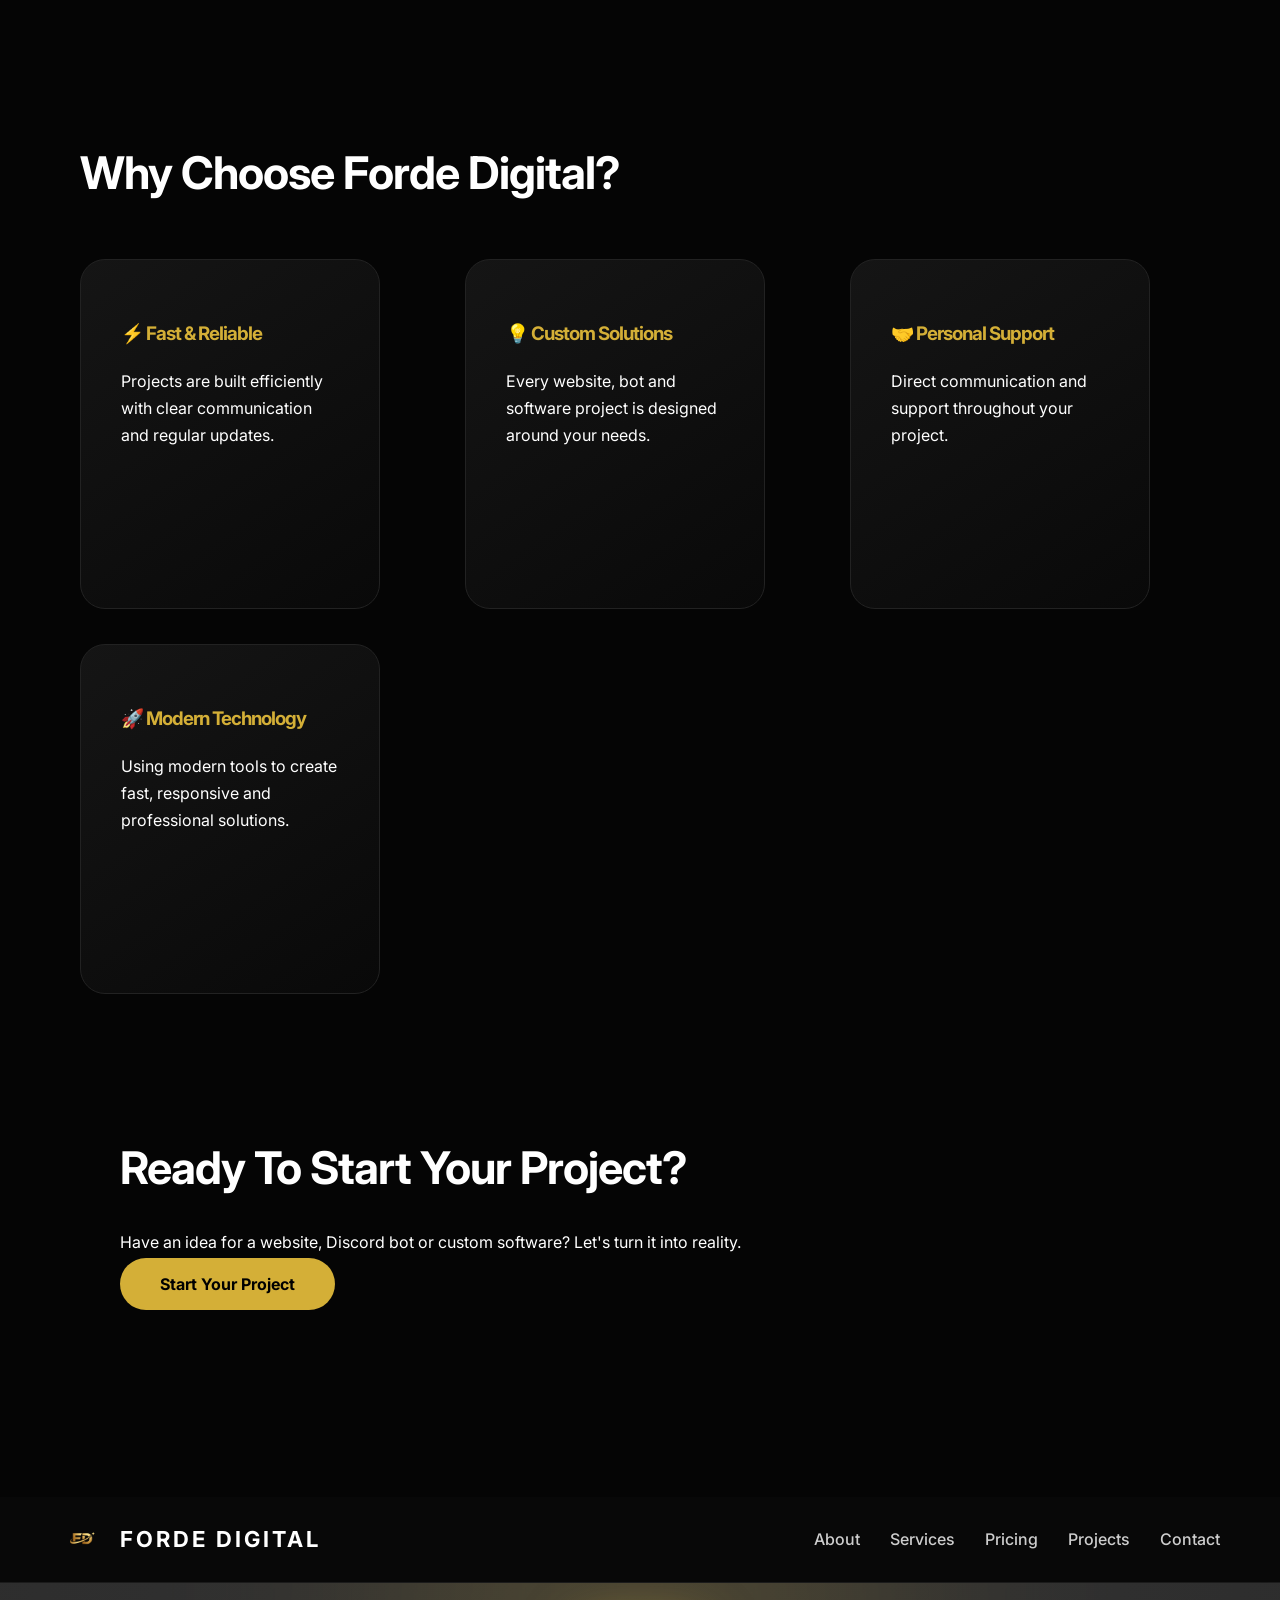
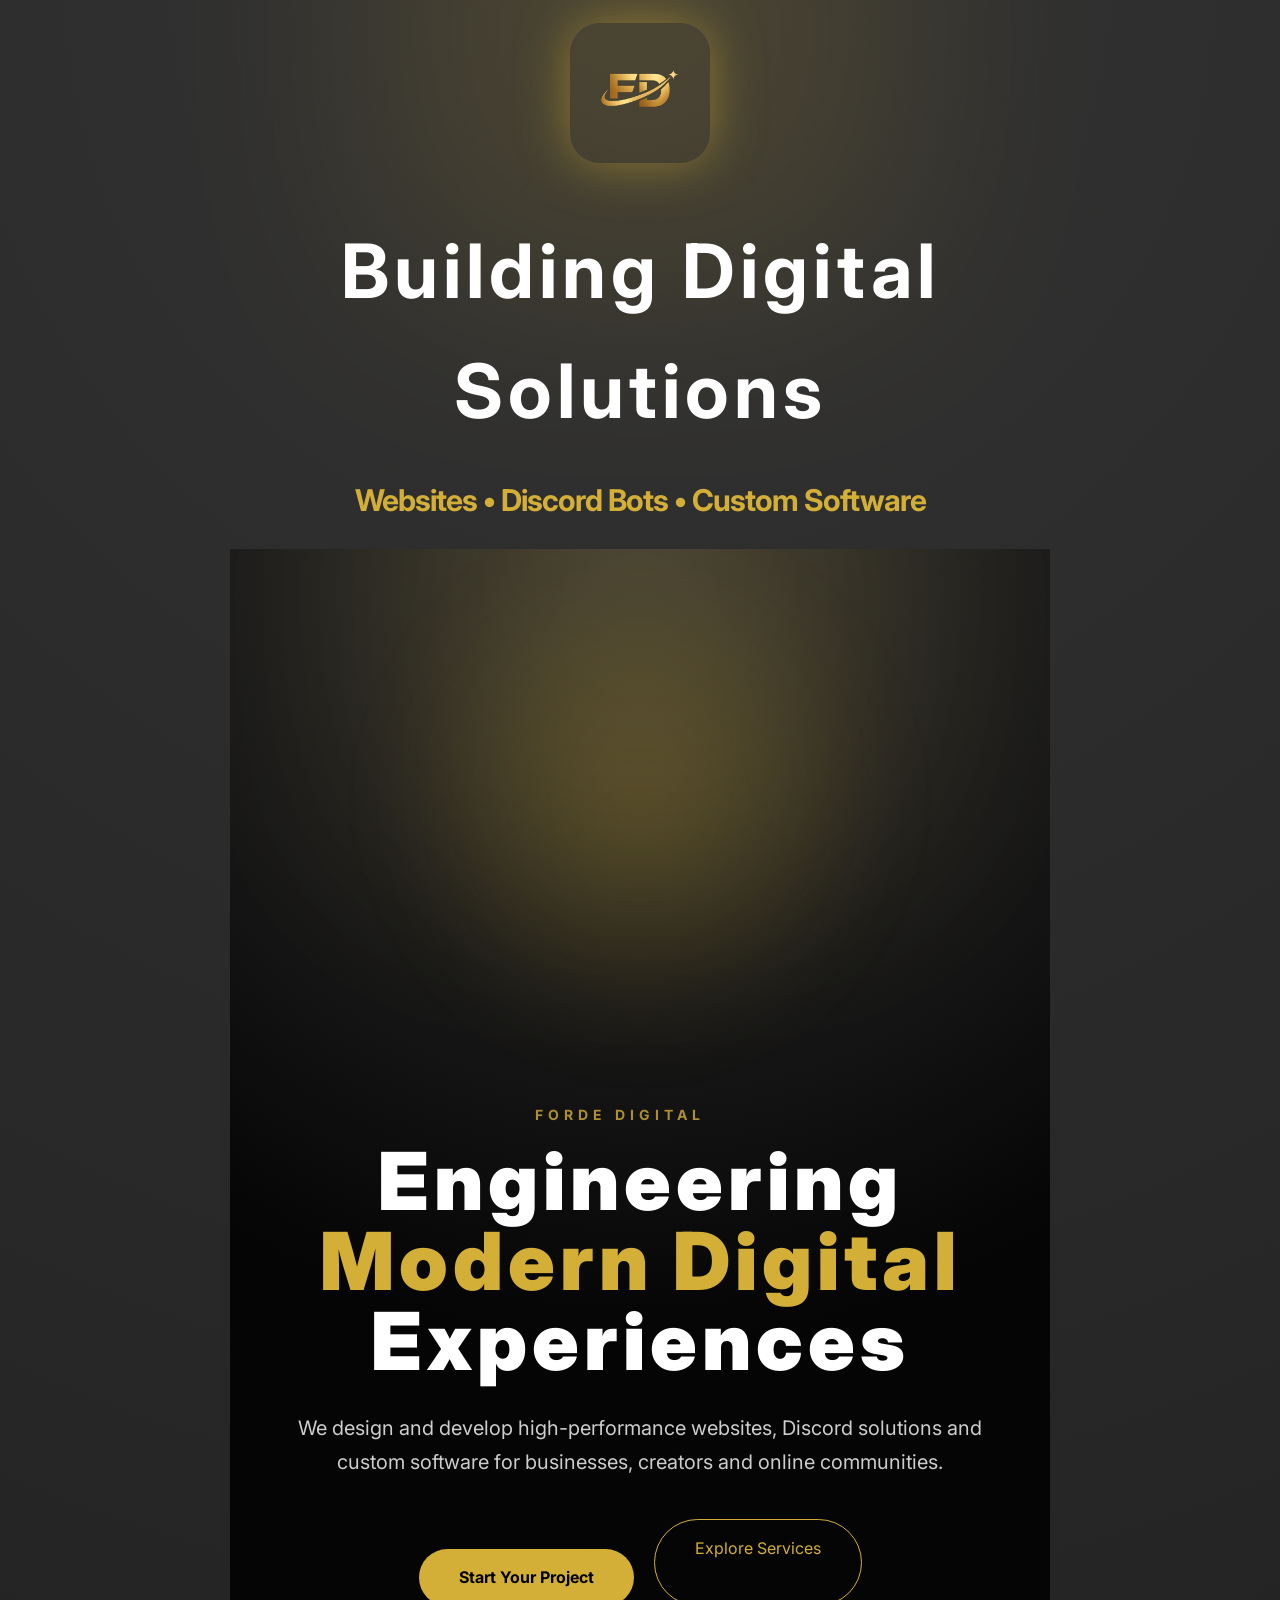
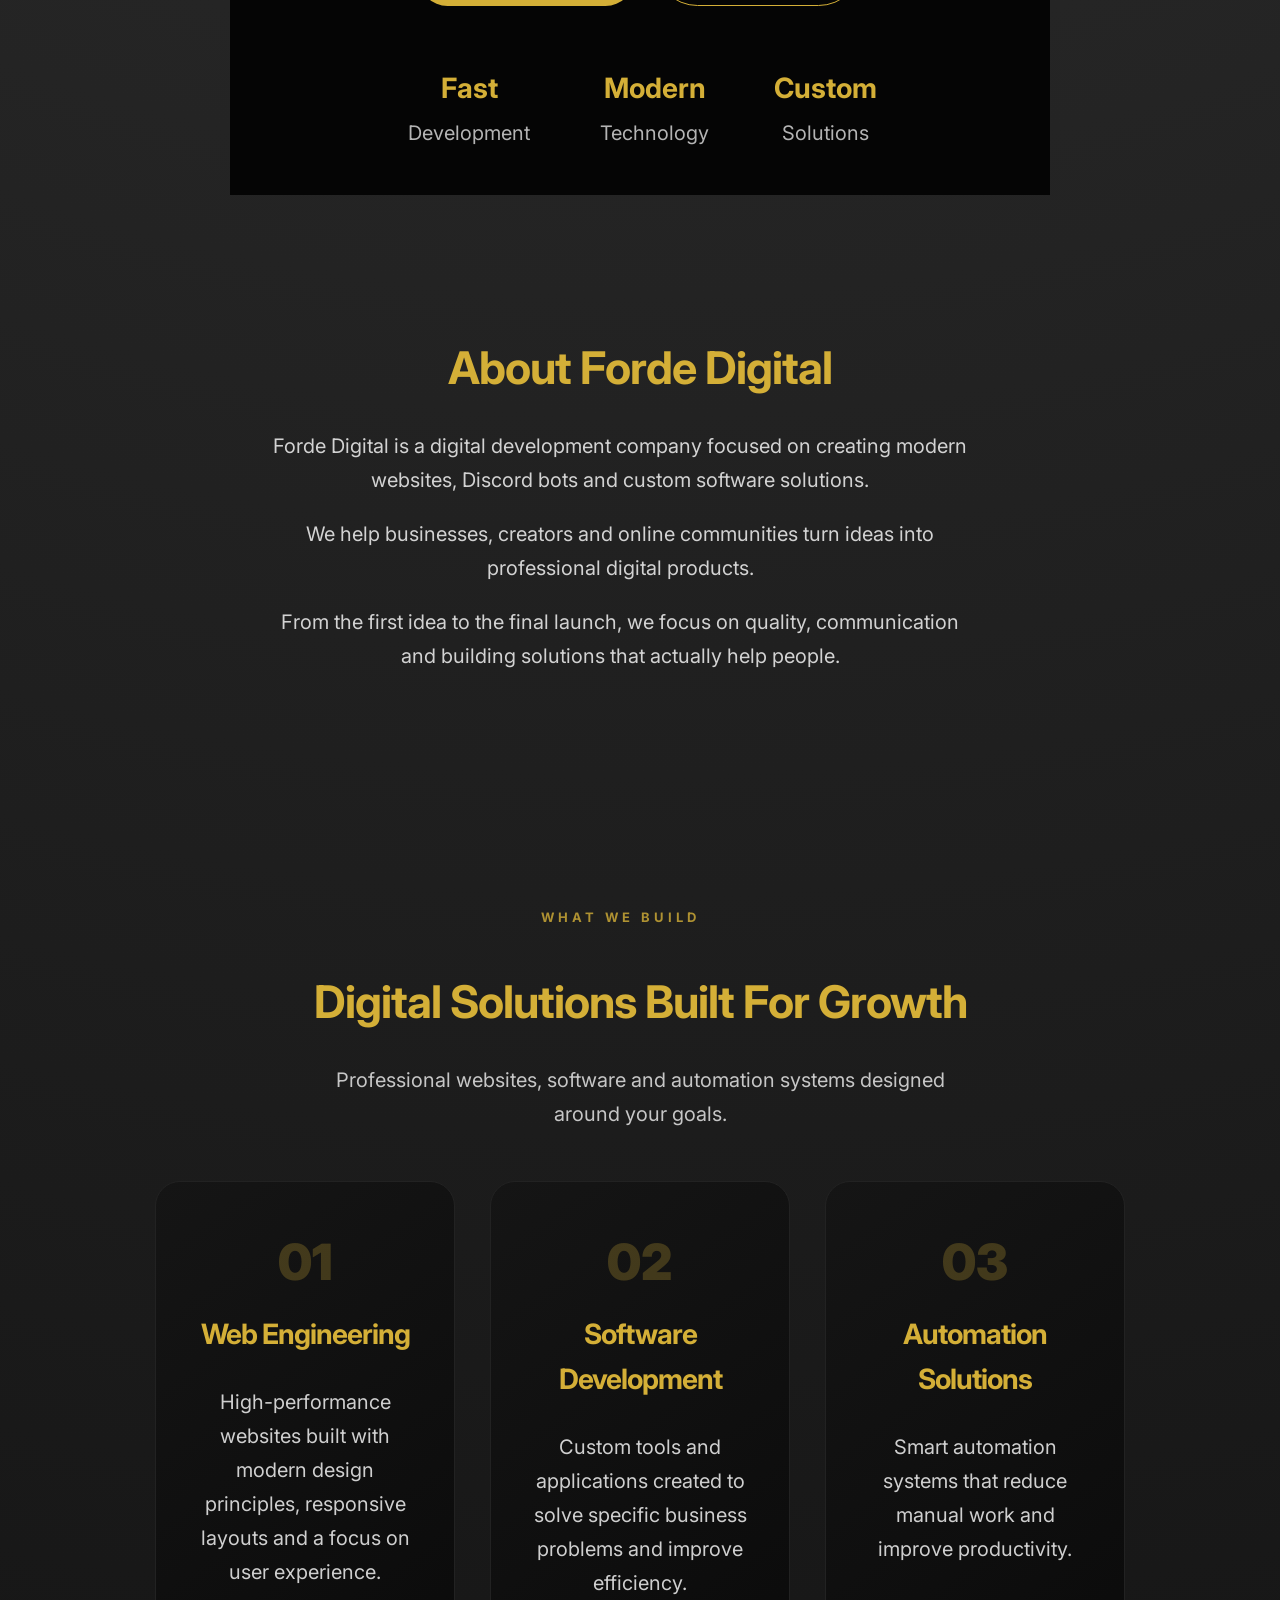
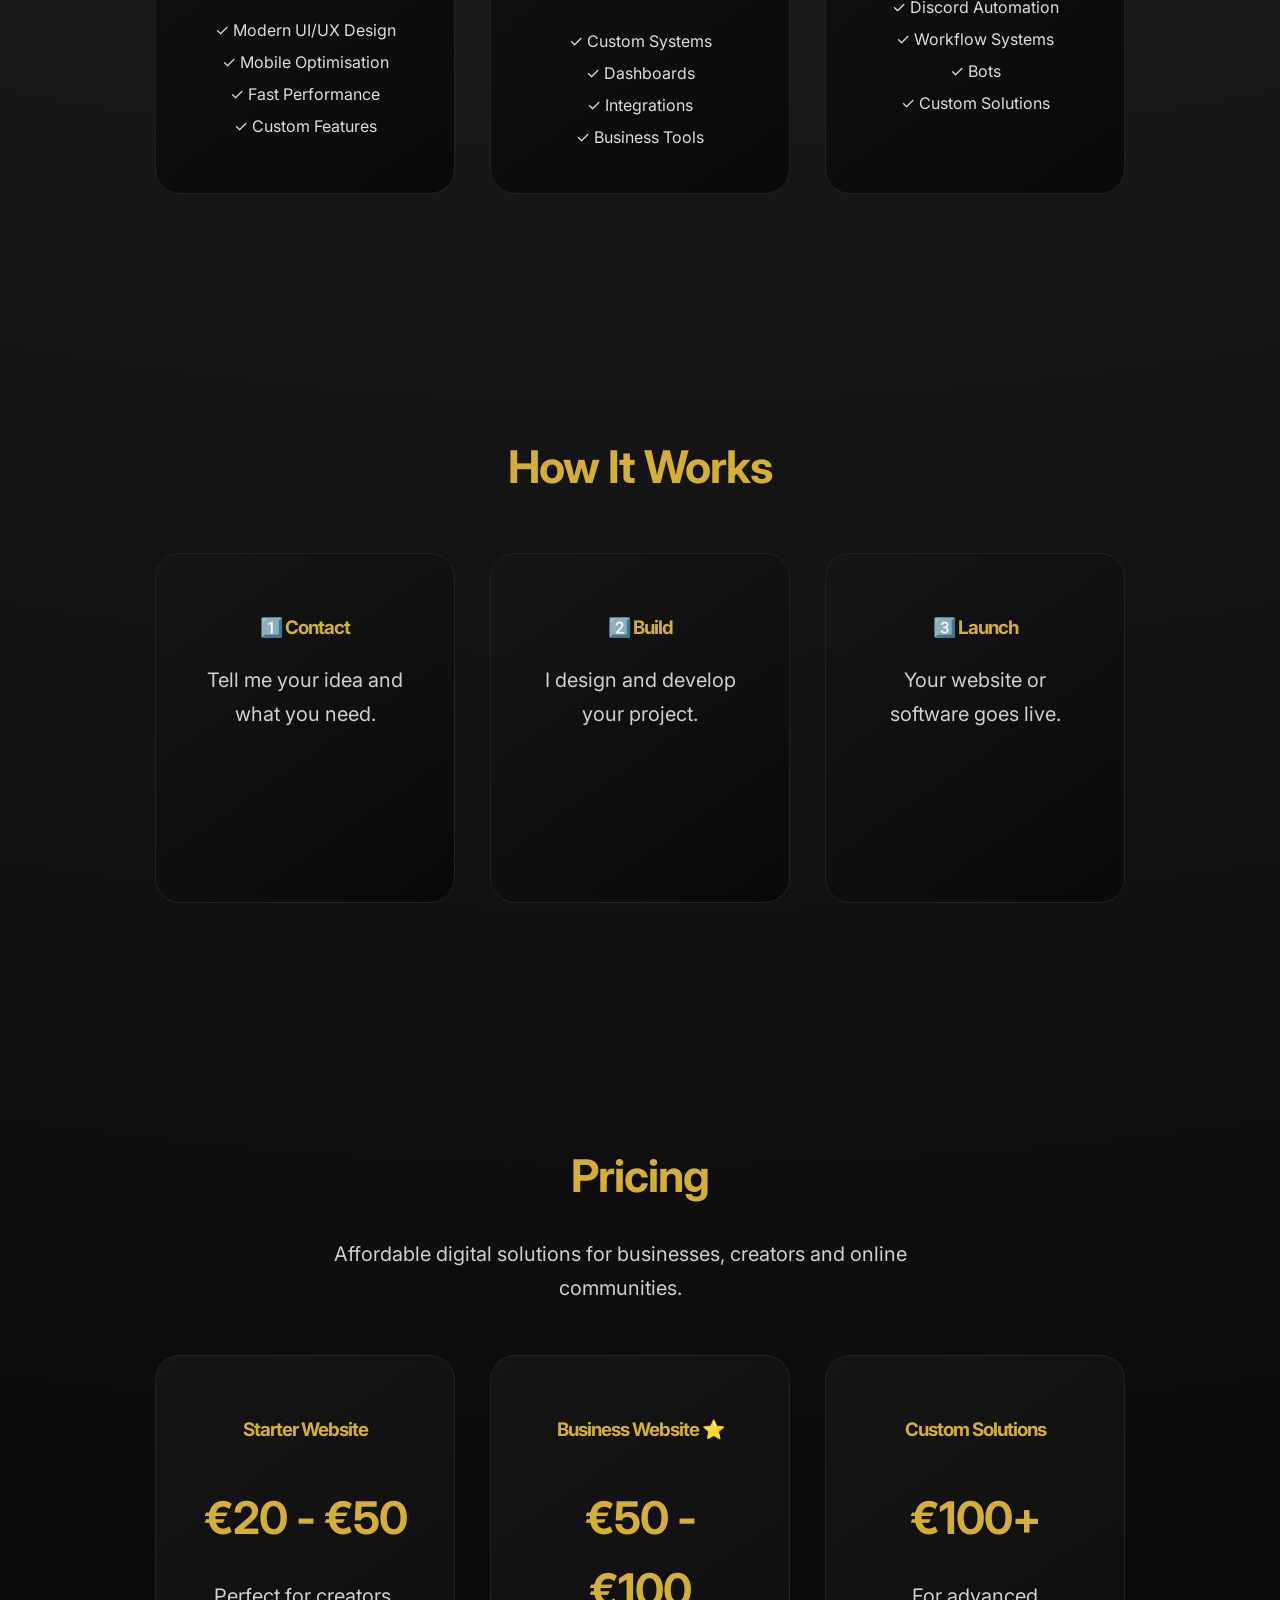
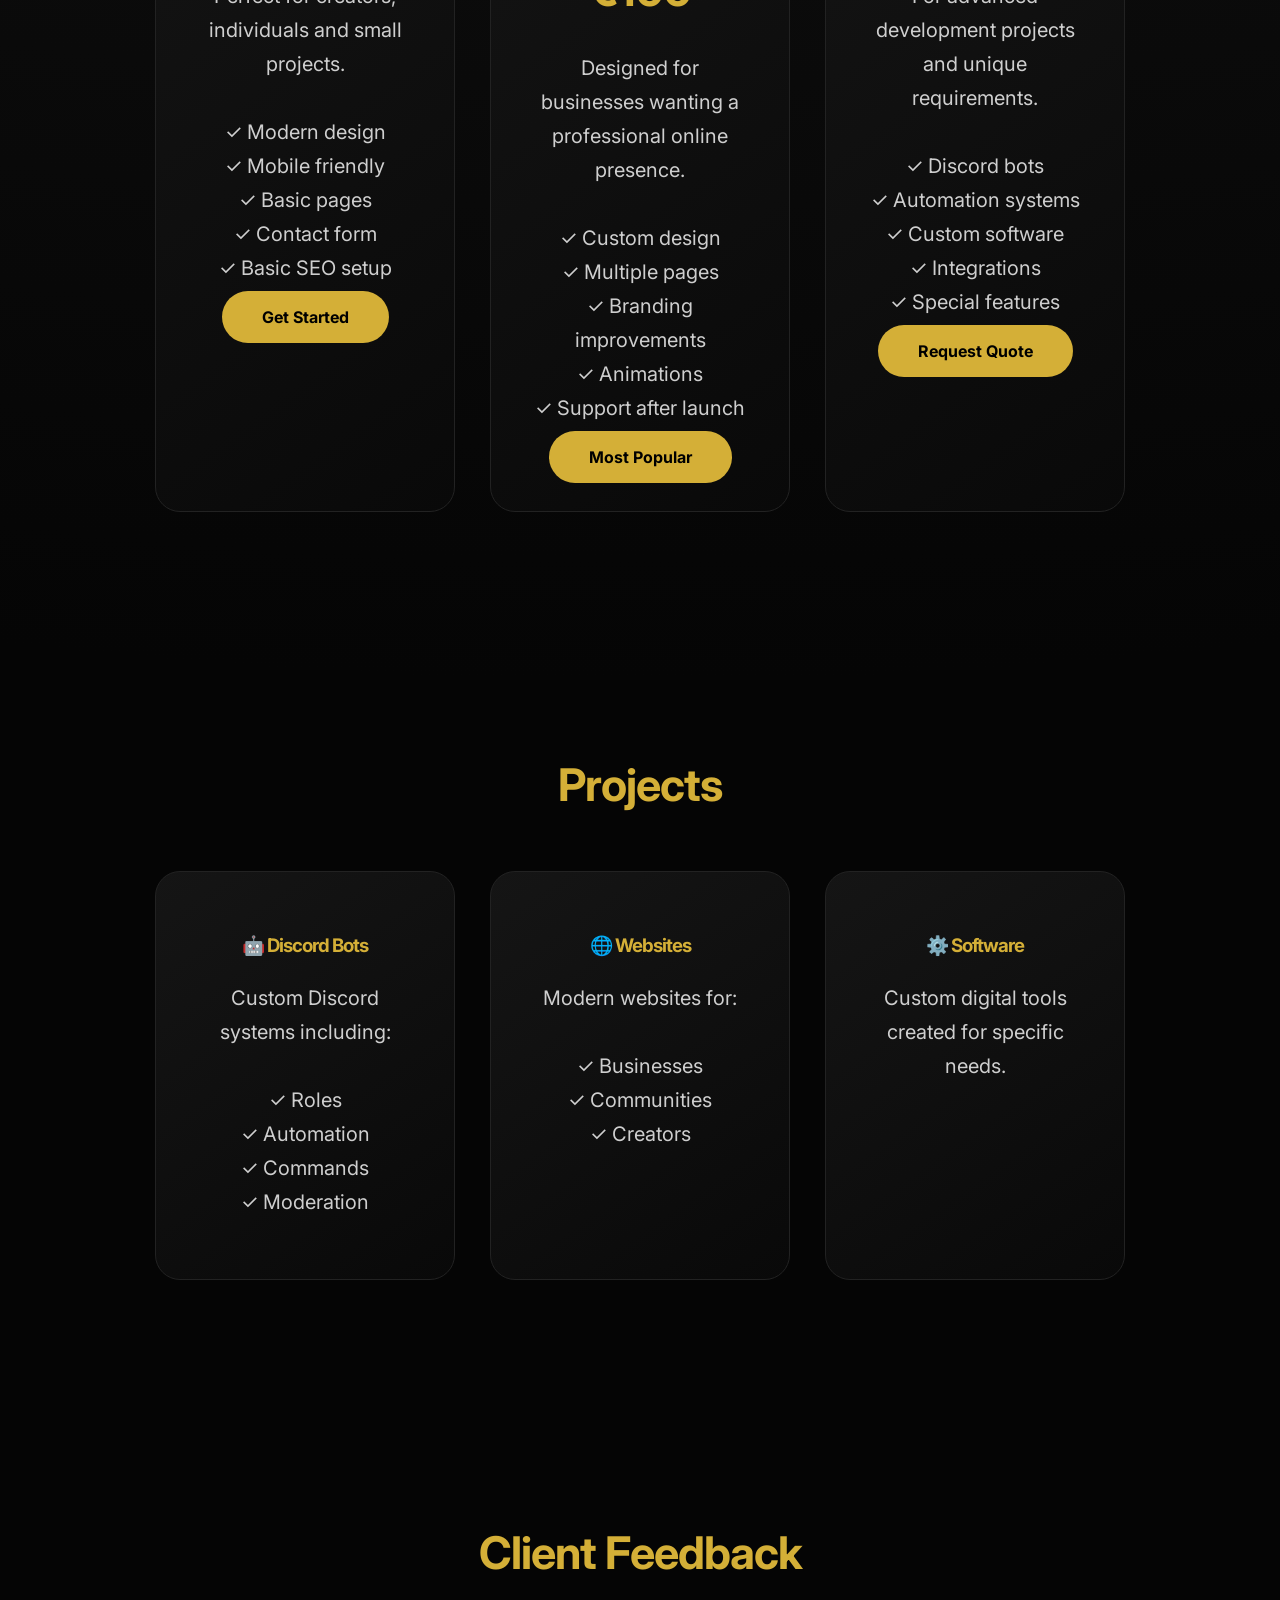
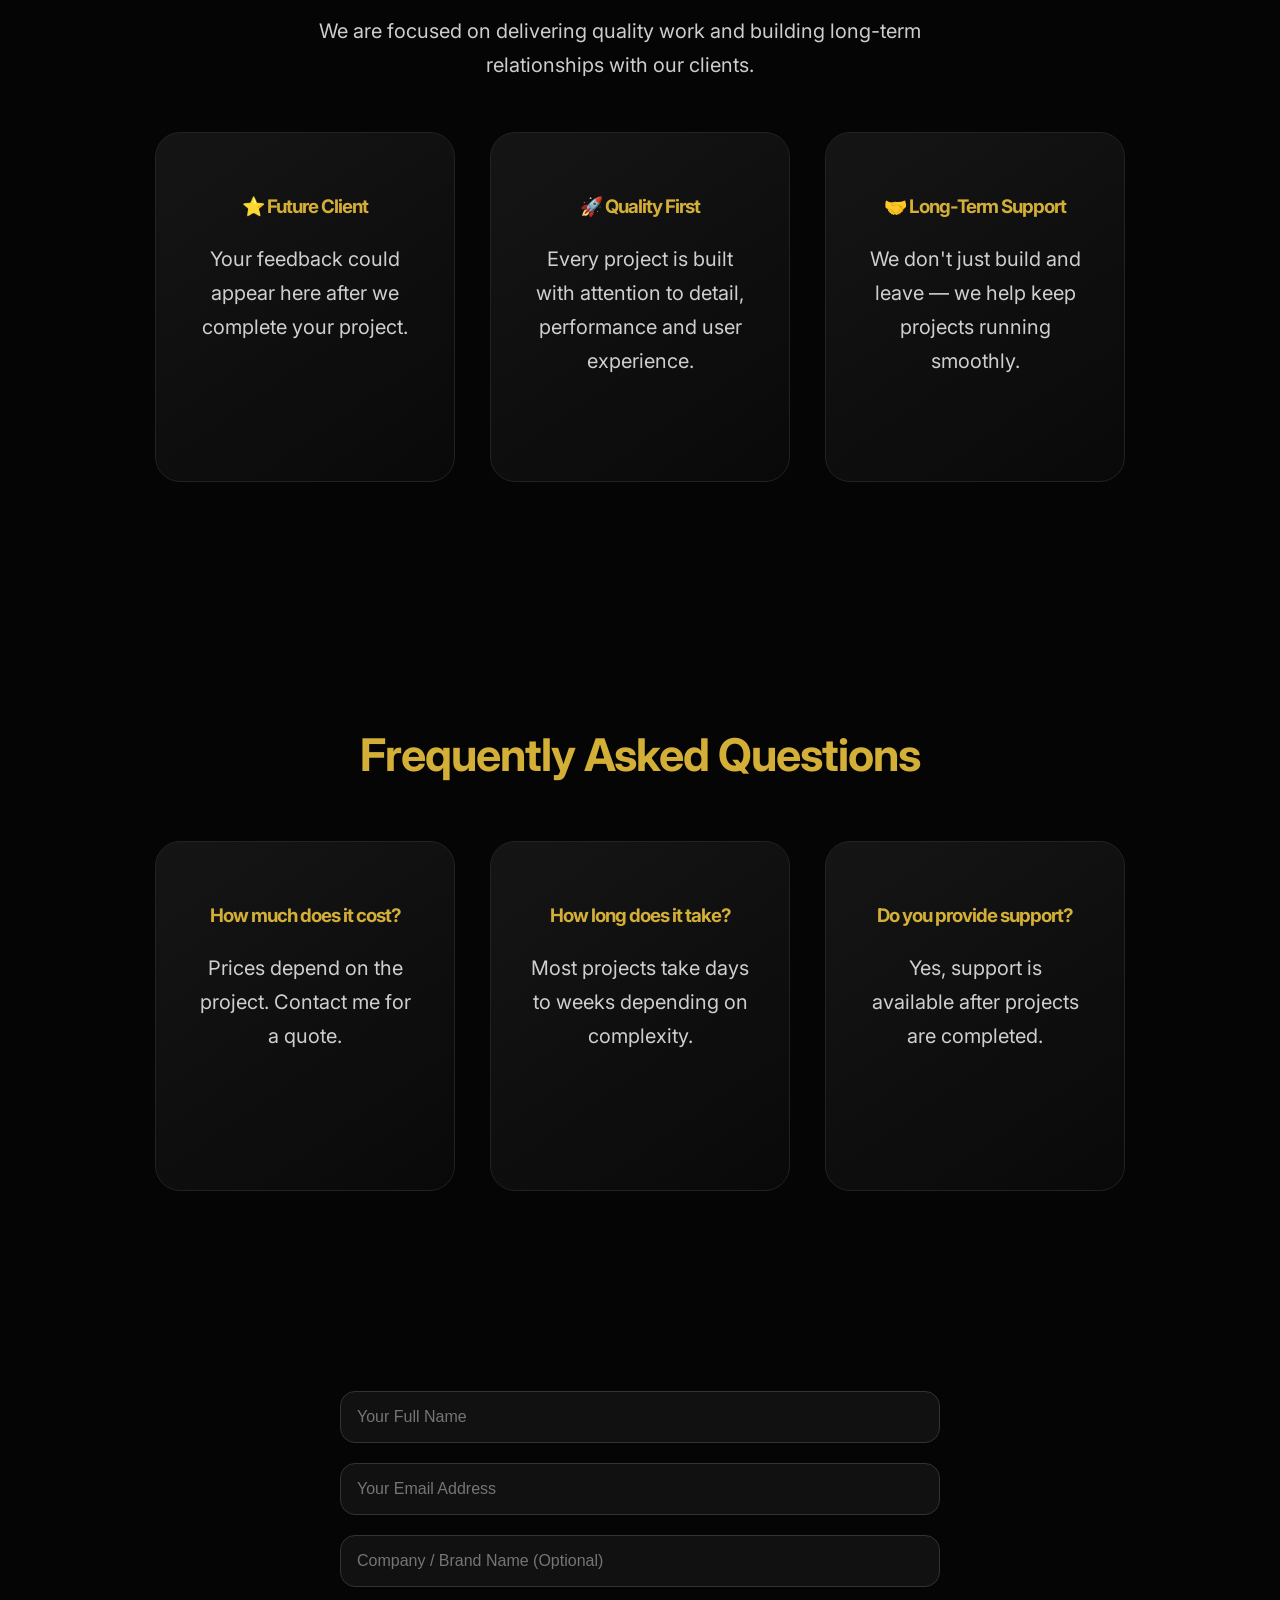
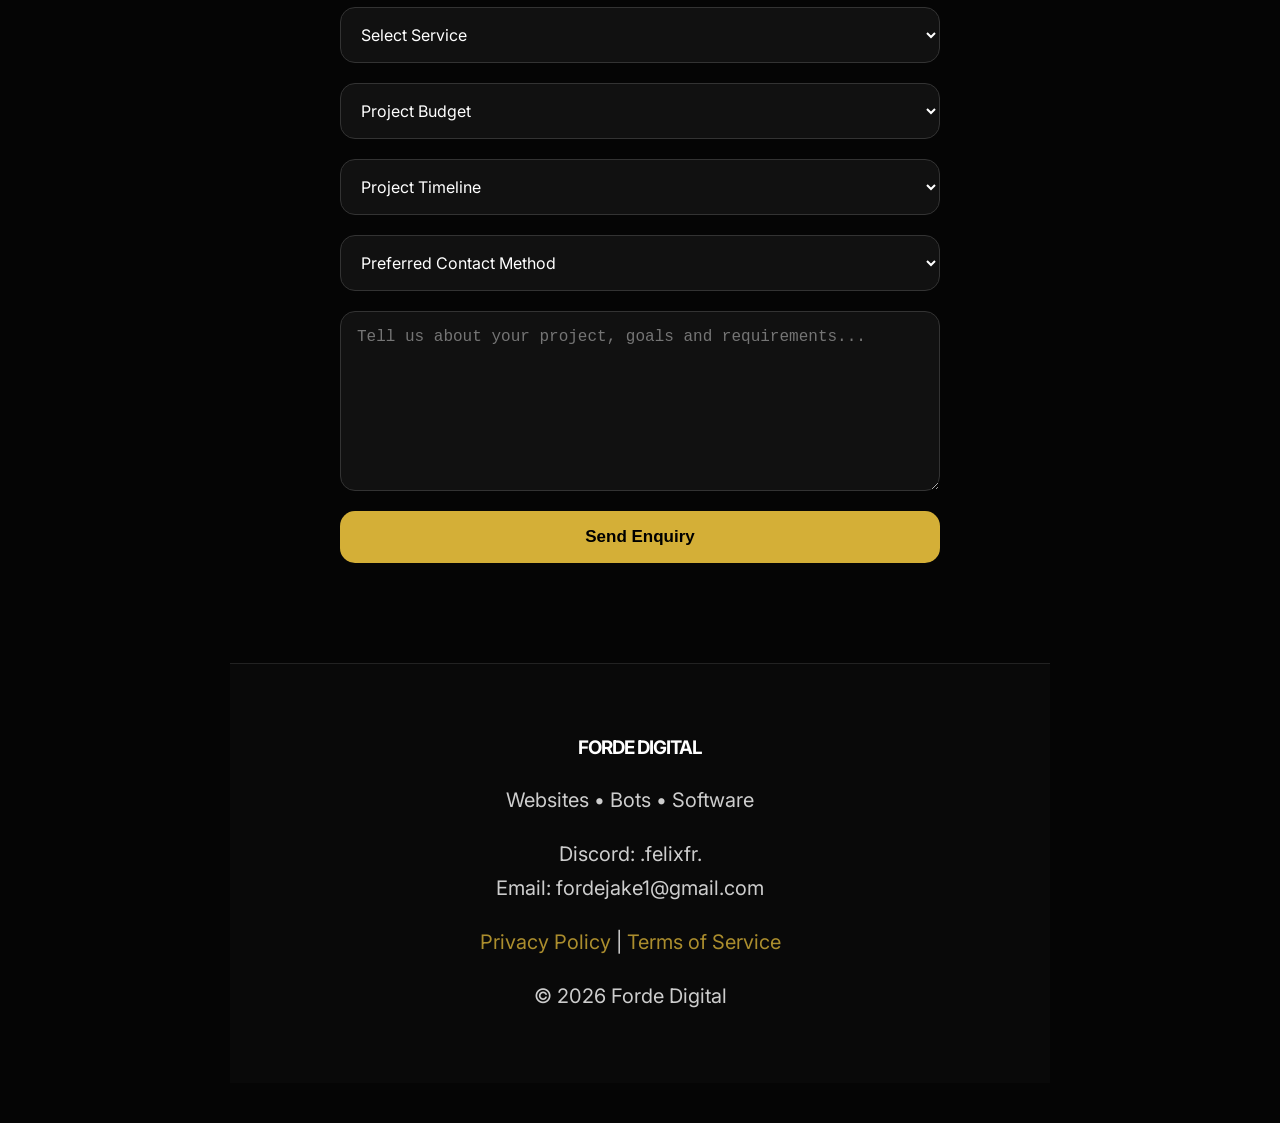
<file: index.html>
<!DOCTYPE html>
<html>

<head>

<title>
Forde Digital | Websites, Discord Bots & Software Development
</title>

<meta name="description" content="Forde Digital engineers modern websites, Discord bots and custom software solutions for businesses, creators and communities.">

<meta name="viewport" content="width=device-width, initial-scale=1.0">

<meta name="author" content="Forde Digital">


<link rel="icon" type="image/png" href="favicon.png">


<link rel="stylesheet" href="style.css">


<link href="https://fonts.googleapis.com/css2?family=Inter:wght@400;500;600;700;900&display=swap" rel="stylesheet">


<!-- Google Analytics -->

<script async src="https://www.googletagmanager.com/gtag/js?id=G-E08TQ0BDH4"></script>

<script>

window.dataLayer = window.dataLayer || [];

function gtag(){
dataLayer.push(arguments);
}

gtag('js', new Date());

gtag('config','G-E08TQ0BDH4');

</script>


</head>


<body>

 <section>

<h2>Why Choose Forde Digital?</h2>

<div class="cards">


<div class="card">

<h3>⚡ Fast & Reliable</h3>

<p>
Projects are built efficiently with clear communication and regular updates.
</p>

</div>



<div class="card">

<h3>💡 Custom Solutions</h3>

<p>
Every website, bot and software project is designed around your needs.
</p>

</div>



<div class="card">

<h3>🤝 Personal Support</h3>

<p>
Direct communication and support throughout your project.
</p>

</div>



<div class="card">

<h3>🚀 Modern Technology</h3>

<p>
Using modern tools to create fast, responsive and professional solutions.
</p>

</div>


</div>
<section>

<h2>Ready To Start Your Project?</h2>

<p>
Have an idea for a website, Discord bot or custom software?
Let's turn it into reality.
</p>


<a class="button" href="#contact">
Start Your Project
</a>


</section>
</section>
<head>

<!-- Your title -->
<title>Forde Digital | Websites, Discord Bots & Software Development</title>

<!-- Your SEO code -->

<!-- Google Analytics -->
<script async src="https://www.googletagmanager.com/gtag/js?id=G-E08TQ0BDH4"></script>

<script>
  window.dataLayer = window.dataLayer || [];
  function gtag(){dataLayer.push(arguments);}
  gtag('js', new Date());

  gtag('config', 'G-E08TQ0BDH4');
</script>

<head>

<title>Forde Digital | Websites, Bots & Software</title>

<link rel="icon" type="image/png" href="favicon.png">

<link rel="stylesheet" href="style.css">

</head>


<body>


<nav>

<div class="brand">

<img src="favicon.png" alt="Forde Digital Logo">

<h2>FORDE DIGITAL</h2>

</div>


<div class="nav-links">

<a href="#about">About</a>
<a href="#services">Services</a>
<a href="#pricing">Pricing</a>
<a href="#projects">Projects</a>
<a href="#contact">Contact</a>

</div>

</nav>



<header>
<div class="hero-content">

<img src="favicon.png" class="hero-logo" alt="Forde Digital Logo">

<h1>
Building Digital Solutions
</h1>

<h2>
Websites • Discord Bots • Custom Software
</h2>

<header class="hero">


<div class="hero-glow"></div>


<div class="hero-content">


<p class="hero-tag">
FORDE DIGITAL
</p>


<h1>
Engineering
<span>Modern Digital</span>
Experiences
</h1>


<p class="hero-description">

We design and develop high-performance websites,
Discord solutions and custom software for businesses,
creators and online communities.

</p>



<div class="hero-buttons">


<a href="#contact" class="button">

Start Your Project

</a>


<a href="#services" class="secondary-button">

Explore Services

</a>


</div>



<div class="hero-stats">


<div>

<strong>
Fast
</strong>

<p>
Development
</p>

</div>



<div>

<strong>
Modern
</strong>

<p>
Technology
</p>

</div>



<div>

<strong>
Custom
</strong>

<p>
Solutions
</p>

</div>


</div>


</div>


</header>

<section id="about">

<h2>About Forde Digital</h2>


<div class="about-box">


<p>

Forde Digital is a digital development company
focused on creating modern websites, Discord bots
and custom software solutions.

</p>


<p>

We help businesses, creators and online communities
turn ideas into professional digital products.

</p>


<p>

From the first idea to the final launch, we focus on
quality, communication and building solutions that
actually help people.

</p>


</div>


</section>








<section id="services">


<p class="section-tag">
WHAT WE BUILD
</p>


<h2>
Digital Solutions Built For Growth
</h2>


<p class="section-description">
Professional websites, software and automation systems
designed around your goals.
</p>



<div class="cards">



<div class="card service-card">


<span>
01
</span>


<h3>
Web Engineering
</h3>


<p>

High-performance websites built with
modern design principles, responsive layouts
and a focus on user experience.

</p>


<div class="service-list">

✓ Modern UI/UX Design<br>
✓ Mobile Optimisation<br>
✓ Fast Performance<br>
✓ Custom Features

</div>


</div>





<div class="card service-card">


<span>
02
</span>


<h3>
Software Development
</h3>


<p>

Custom tools and applications created
to solve specific business problems
and improve efficiency.

</p>


<div class="service-list">

✓ Custom Systems<br>
✓ Dashboards<br>
✓ Integrations<br>
✓ Business Tools

</div>


</div>





<div class="card service-card">


<span>
03
</span>


<h3>
Automation Solutions
</h3>


<p>

Smart automation systems that reduce
manual work and improve productivity.

</p>


<div class="service-list">

✓ Discord Automation<br>
✓ Workflow Systems<br>
✓ Bots<br>
✓ Custom Solutions

</div>


</div>



</div>


</section>





<section id="how">


<h2>How It Works</h2>


<div class="cards">


<div class="card">

<h3>1️⃣ Contact</h3>

<p>
Tell me your idea and what you need.
</p>

</div>



<div class="card">

<h3>2️⃣ Build</h3>

<p>
I design and develop your project.
</p>

</div>



<div class="card">

<h3>3️⃣ Launch</h3>

<p>
Your website or software goes live.
</p>

</div>


</div>


</section>







<section id="pricing">

<h2>Pricing</h2>

<p>
Affordable digital solutions for businesses, creators and online communities.
</p>


<div class="cards">


<div class="card">

<h3>Starter Website</h3>

<h2>€20 - €50</h2>

<p>

Perfect for creators, individuals and small projects.

<br><br>

✓ Modern design<br>
✓ Mobile friendly<br>
✓ Basic pages<br>
✓ Contact form<br>
✓ Basic SEO setup

</p>


<a class="button" href="#contact">
Get Started
</a>

</div>





<div class="card featured">

<h3>Business Website ⭐</h3>

<h2>€50 - €100</h2>

<p>

Designed for businesses wanting a professional online presence.

<br><br>

✓ Custom design<br>
✓ Multiple pages<br>
✓ Branding improvements<br>
✓ Animations<br>
✓ Support after launch

</p>


<a class="button" href="#contact">
Most Popular
</a>

</div>





<div class="card">

<h3>Custom Solutions</h3>

<h2>€100+</h2>

<p>

For advanced development projects and unique requirements.

<br><br>

✓ Discord bots<br>
✓ Automation systems<br>
✓ Custom software<br>
✓ Integrations<br>
✓ Special features

</p>


<a class="button" href="#contact">
Request Quote
</a>

</div>


</div>

</section>

<section id="projects">


<h2>Projects</h2>


<div class="cards">


<div class="card">

<h3>🤖 Discord Bots</h3>

<p>

Custom Discord systems including:

<br><br>

✓ Roles<br>
✓ Automation<br>
✓ Commands<br>
✓ Moderation

</p>

</div>





<div class="card">

<h3>🌐 Websites</h3>

<p>

Modern websites for:

<br><br>

✓ Businesses<br>
✓ Communities<br>
✓ Creators

</p>

</div>





<div class="card">

<h3>⚙️ Software</h3>

<p>

Custom digital tools created
for specific needs.

</p>

</div>



</div>


</section>





<section id="testimonials">

<h2>Client Feedback</h2>

<p>
We are focused on delivering quality work and building
long-term relationships with our clients.
</p>


<div class="cards">


<div class="card">

<h3>⭐ Future Client</h3>

<p>
Your feedback could appear here after we complete
your project.
</p>

</div>



<div class="card">

<h3>🚀 Quality First</h3>

<p>
Every project is built with attention to detail,
performance and user experience.
</p>

</div>



<div class="card">

<h3>🤝 Long-Term Support</h3>

<p>
We don't just build and leave — we help keep
projects running smoothly.
</p>

</div>


</div>


</section>


<section>


<h2>Frequently Asked Questions</h2>


<div class="cards">


<div class="card">

<h3>How much does it cost?</h3>

<p>
Prices depend on the project.
Contact me for a quote.
</p>

</div>



<div class="card">

<h3>How long does it take?</h3>

<p>
Most projects take days to weeks
depending on complexity.
</p>

</div>



<div class="card">

<h3>Do you provide support?</h3>

<p>
Yes, support is available after projects
are completed.
</p>

</div>


</div>


</section>







<section id="contact">


<form class="contact-form" action="https://formspree.io/f/mrenodjp" method="POST">
<input type="hidden" name="subject" value="New Forde Digital Enquiry">


<input 
type="text"
name="name"
placeholder="Your Full Name"
required>


<input 
type="email"
name="email"
placeholder="Your Email Address"
required>


<input
type="text"
name="company"
placeholder="Company / Brand Name (Optional)">



<select name="service" required>

<option value="">
Select Service
</option>

<option>
Website Development
</option>

<option>
Discord Bot Development
</option>

<option>
Custom Software Development
</option>

<option>
Automation Solutions
</option>

</select>



<select name="budget" required>

<option value="">
Project Budget
</option>

<option>
€20 - €50
</option>

<option>
€50 - €100
</option>

<option>
€100 - €250
</option>

<option>
€250+
</option>

</select>



<select name="timeline" required>

<option value="">
Project Timeline
</option>

<option>
ASAP
</option>

<option>
1 - 4 weeks
</option>

<option>
1 - 3 months
</option>

<option>
3+ months
</option>

</select>



<select name="contact">

<option>
Preferred Contact Method
</option>

<option>
Email
</option>

<option>
Discord
</option>

</select>



<textarea

name="message"

placeholder="Tell us about your project, goals and requirements..."

required></textarea>



<button type="submit">

Send Enquiry

</button>


</form></section>




<footer>

<h3>FORDE DIGITAL</h3>

<p>
Websites • Bots • Software
</p>


<p>

Discord:
.felixfr.

<br>

Email:
fordejake1@gmail.com

</p>


<p>

<a href="privacy.html">
Privacy Policy
</a>

|

<a href="terms.html">
Terms of Service
</a>

</p>


<p>
© 2026 Forde Digital
</p>

</footer>

<script src="script.js"></script>


</body>

</html>
</file>
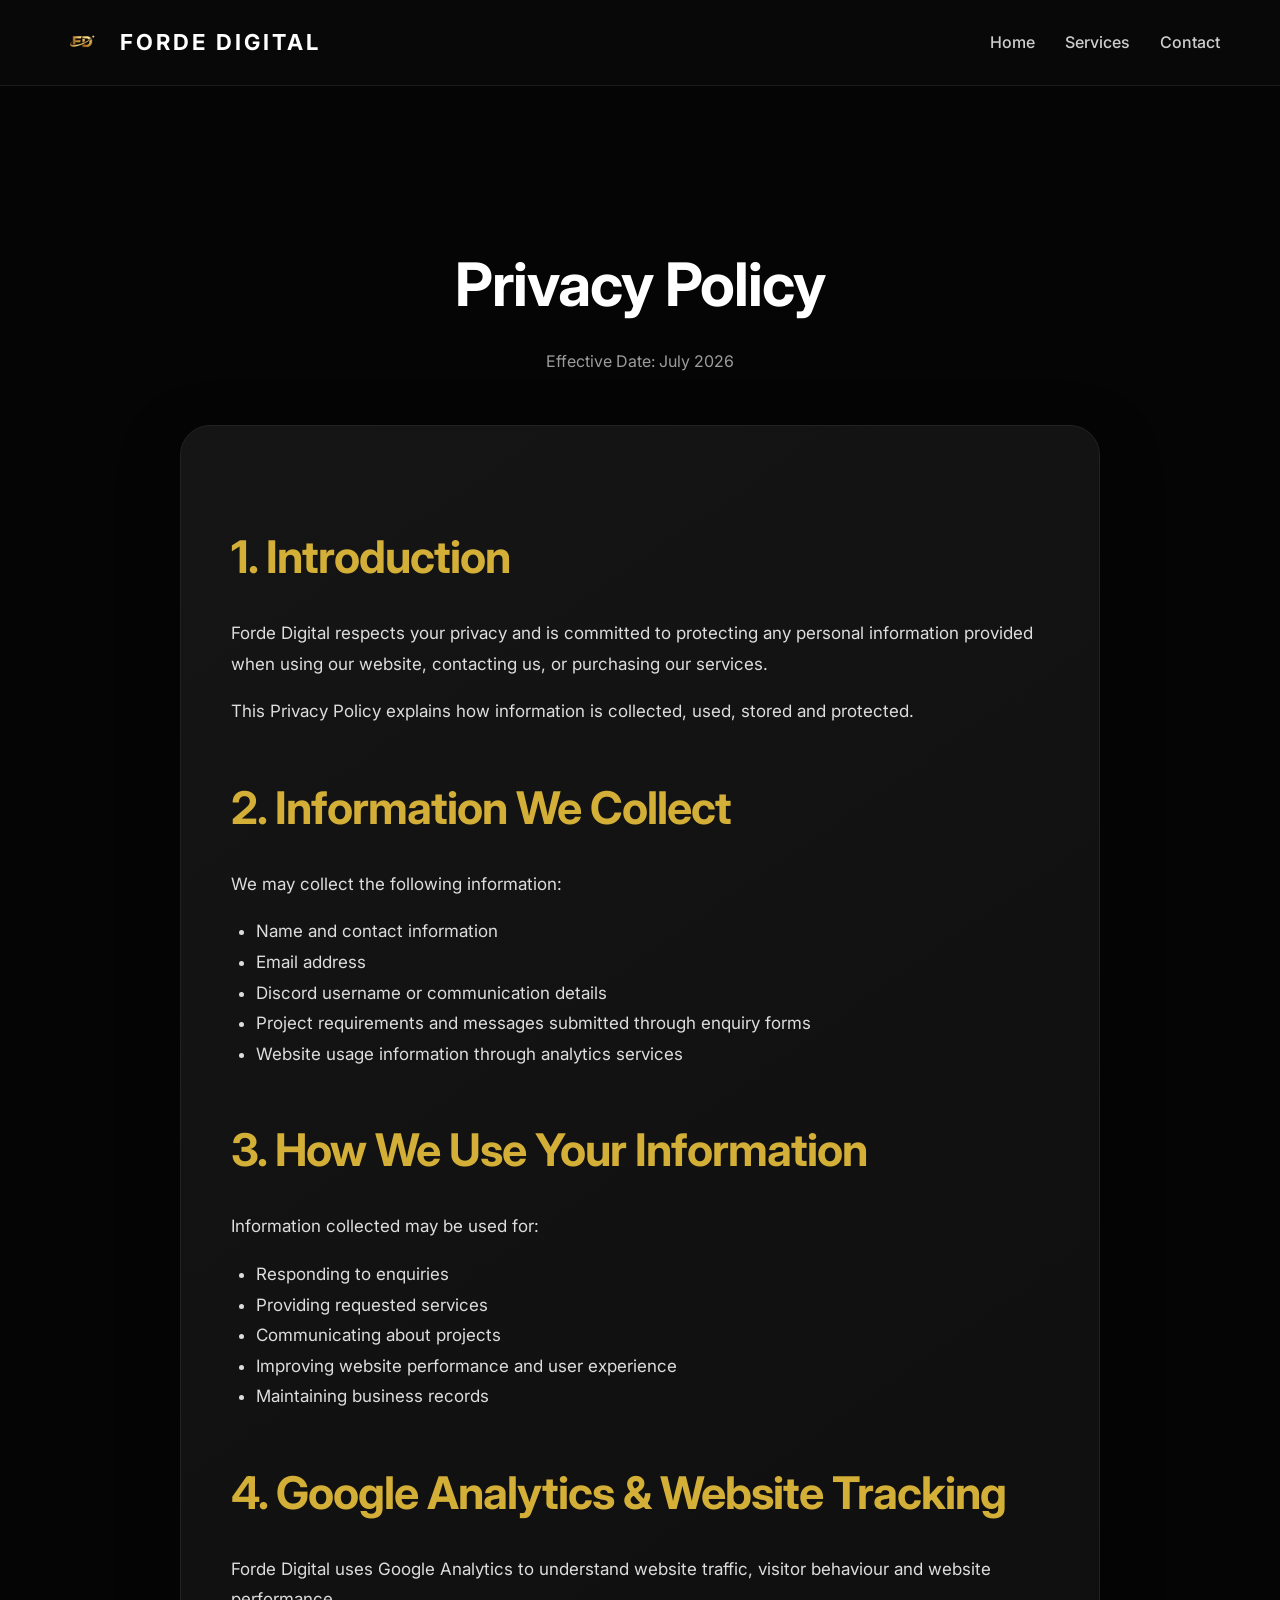
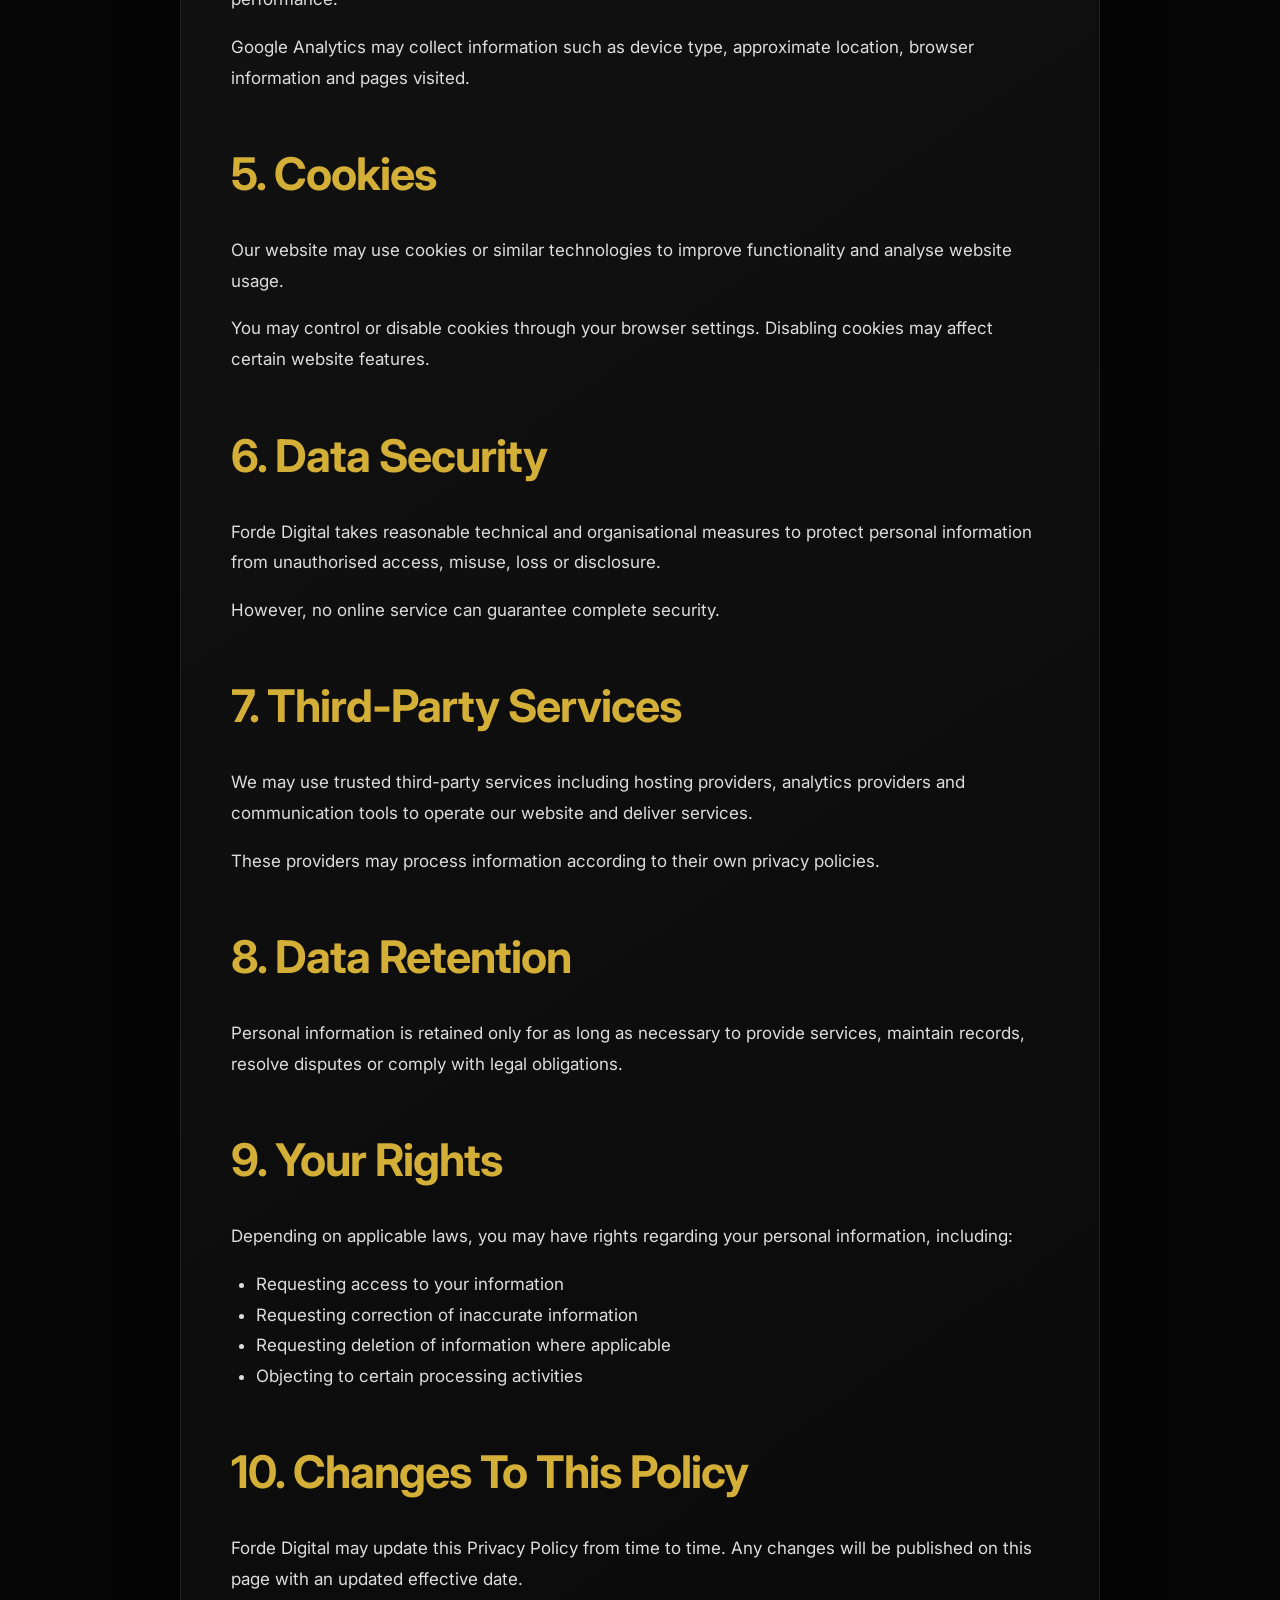
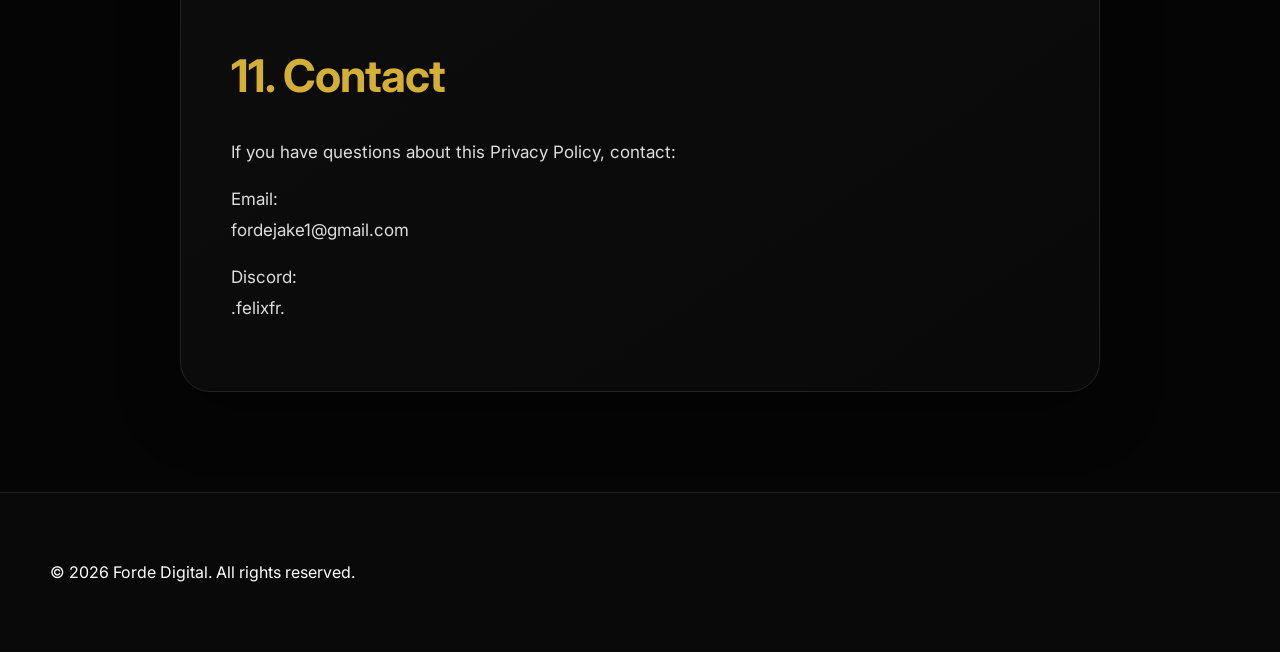
<file: privacy.html>
<!DOCTYPE html>
<html>

<head>

<title>Privacy Policy | Forde Digital</title>

<link rel="icon" type="image/png" href="favicon.png">

<link rel="stylesheet" href="style.css">

<link href="https://fonts.googleapis.com/css2?family=Inter:wght@400;500;700;900&display=swap" rel="stylesheet">

</head>


<body>


<nav>

<div class="brand">

<img src="favicon.png" alt="Forde Digital Logo">

<h2>FORDE DIGITAL</h2>

</div>


<div class="nav-links">

<a href="index.html">Home</a>
<a href="index.html#services">Services</a>
<a href="index.html#contact">Contact</a>

</div>

</nav>



<section class="legal-page">


<h1>Privacy Policy</h1>

<p class="legal-date">
Effective Date: July 2026
</p>



<div class="legal-box">



<h2>1. Introduction</h2>

<p>
Forde Digital respects your privacy and is committed to protecting any personal information provided when using our website, contacting us, or purchasing our services.
</p>

<p>
This Privacy Policy explains how information is collected, used, stored and protected.
</p>



<h2>2. Information We Collect</h2>

<p>
We may collect the following information:
</p>

<ul>

<li>Name and contact information</li>

<li>Email address</li>

<li>Discord username or communication details</li>

<li>Project requirements and messages submitted through enquiry forms</li>

<li>Website usage information through analytics services</li>

</ul>



<h2>3. How We Use Your Information</h2>

<p>
Information collected may be used for:
</p>

<ul>

<li>Responding to enquiries</li>

<li>Providing requested services</li>

<li>Communicating about projects</li>

<li>Improving website performance and user experience</li>

<li>Maintaining business records</li>

</ul>



<h2>4. Google Analytics & Website Tracking</h2>

<p>
Forde Digital uses Google Analytics to understand website traffic, visitor behaviour and website performance.
</p>

<p>
Google Analytics may collect information such as device type, approximate location, browser information and pages visited.
</p>



<h2>5. Cookies</h2>

<p>
Our website may use cookies or similar technologies to improve functionality and analyse website usage.
</p>

<p>
You may control or disable cookies through your browser settings. Disabling cookies may affect certain website features.
</p>



<h2>6. Data Security</h2>

<p>
Forde Digital takes reasonable technical and organisational measures to protect personal information from unauthorised access, misuse, loss or disclosure.
</p>

<p>
However, no online service can guarantee complete security.
</p>



<h2>7. Third-Party Services</h2>

<p>
We may use trusted third-party services including hosting providers, analytics providers and communication tools to operate our website and deliver services.
</p>

<p>
These providers may process information according to their own privacy policies.
</p>



<h2>8. Data Retention</h2>

<p>
Personal information is retained only for as long as necessary to provide services, maintain records, resolve disputes or comply with legal obligations.
</p>



<h2>9. Your Rights</h2>

<p>
Depending on applicable laws, you may have rights regarding your personal information, including:
</p>

<ul>

<li>Requesting access to your information</li>

<li>Requesting correction of inaccurate information</li>

<li>Requesting deletion of information where applicable</li>

<li>Objecting to certain processing activities</li>

</ul>



<h2>10. Changes To This Policy</h2>

<p>
Forde Digital may update this Privacy Policy from time to time. Any changes will be published on this page with an updated effective date.
</p>



<h2>11. Contact</h2>

<p>
If you have questions about this Privacy Policy, contact:
</p>

<p>
Email:
<br>
fordejake1@gmail.com
</p>

<p>
Discord:
<br>
.felixfr.
</p>



</div>


</section>



<footer>

<p>
© 2026 Forde Digital. All rights reserved.
</p>

</footer>


</body>

</html>
</file>
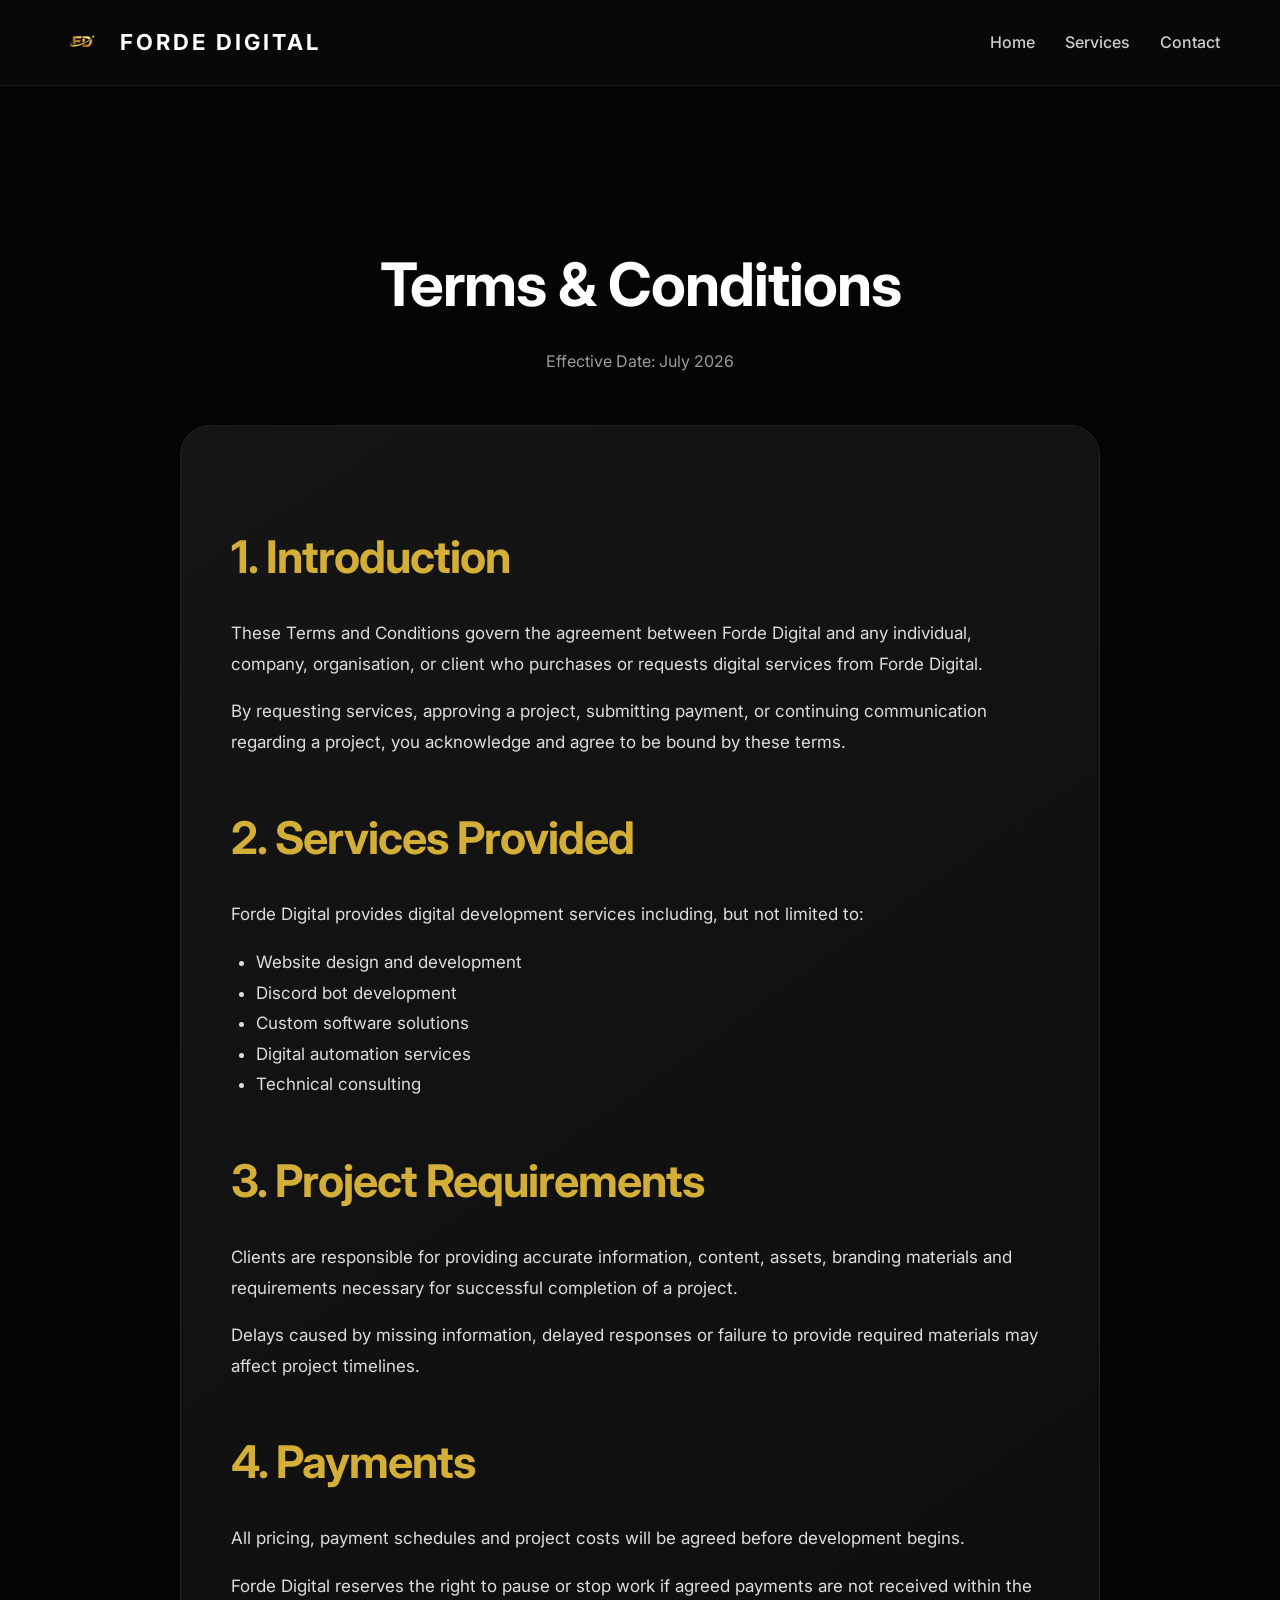
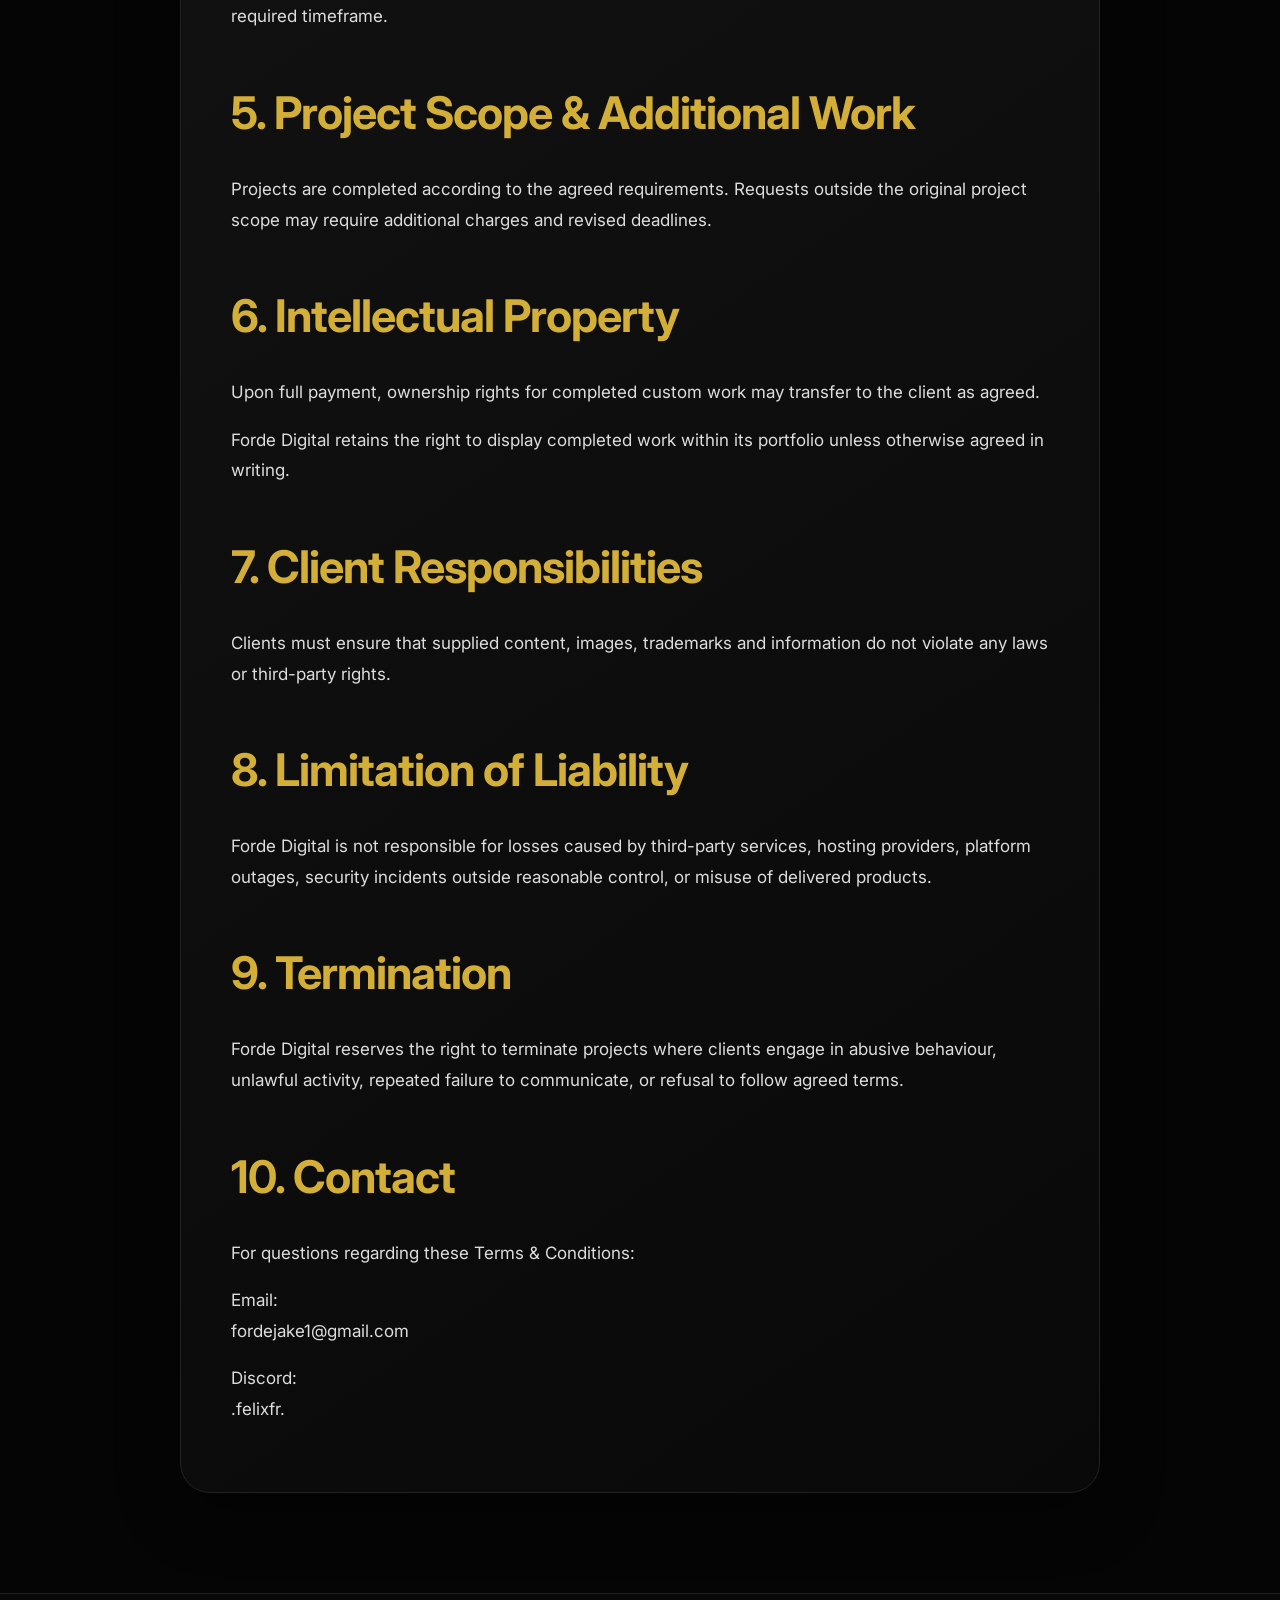
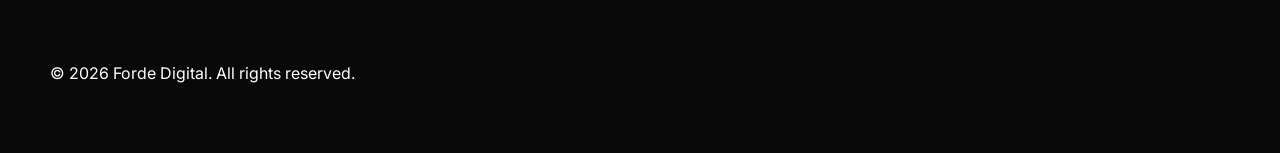
<file: terms.html>
<!DOCTYPE html>
<html>

<head>

<title>Terms & Conditions | Forde Digital</title>

<link rel="icon" type="image/png" href="favicon.png">

<link rel="stylesheet" href="style.css">

<link href="https://fonts.googleapis.com/css2?family=Inter:wght@400;500;700;900&display=swap" rel="stylesheet">

</head>


<body>


<nav>

<div class="brand">

<img src="favicon.png" alt="Forde Digital Logo">

<h2>FORDE DIGITAL</h2>

</div>


<div class="nav-links">

<a href="index.html">Home</a>
<a href="index.html#services">Services</a>
<a href="index.html#contact">Contact</a>

</div>

</nav>



<section class="legal-page">


<h1>Terms & Conditions</h1>

<p class="legal-date">
Effective Date: July 2026
</p>


<div class="legal-box">


<h2>1. Introduction</h2>

<p>
These Terms and Conditions govern the agreement between Forde Digital and any individual, company, organisation, or client who purchases or requests digital services from Forde Digital.
</p>

<p>
By requesting services, approving a project, submitting payment, or continuing communication regarding a project, you acknowledge and agree to be bound by these terms.
</p>



<h2>2. Services Provided</h2>

<p>
Forde Digital provides digital development services including, but not limited to:
</p>

<ul>

<li>Website design and development</li>

<li>Discord bot development</li>

<li>Custom software solutions</li>

<li>Digital automation services</li>

<li>Technical consulting</li>

</ul>



<h2>3. Project Requirements</h2>

<p>
Clients are responsible for providing accurate information, content, assets, branding materials and requirements necessary for successful completion of a project.
</p>

<p>
Delays caused by missing information, delayed responses or failure to provide required materials may affect project timelines.
</p>



<h2>4. Payments</h2>

<p>
All pricing, payment schedules and project costs will be agreed before development begins.
</p>

<p>
Forde Digital reserves the right to pause or stop work if agreed payments are not received within the required timeframe.
</p>



<h2>5. Project Scope & Additional Work</h2>

<p>
Projects are completed according to the agreed requirements. Requests outside the original project scope may require additional charges and revised deadlines.
</p>



<h2>6. Intellectual Property</h2>

<p>
Upon full payment, ownership rights for completed custom work may transfer to the client as agreed.
</p>

<p>
Forde Digital retains the right to display completed work within its portfolio unless otherwise agreed in writing.
</p>



<h2>7. Client Responsibilities</h2>

<p>
Clients must ensure that supplied content, images, trademarks and information do not violate any laws or third-party rights.
</p>



<h2>8. Limitation of Liability</h2>

<p>
Forde Digital is not responsible for losses caused by third-party services, hosting providers, platform outages, security incidents outside reasonable control, or misuse of delivered products.
</p>



<h2>9. Termination</h2>

<p>
Forde Digital reserves the right to terminate projects where clients engage in abusive behaviour, unlawful activity, repeated failure to communicate, or refusal to follow agreed terms.
</p>



<h2>10. Contact</h2>

<p>
For questions regarding these Terms & Conditions:
</p>

<p>
Email:
<br>
fordejake1@gmail.com
</p>

<p>
Discord:
<br>
.felixfr.
</p>


</div>


</section>



<footer>

<p>
© 2026 Forde Digital. All rights reserved.
</p>

</footer>


</body>

</html>
</file>
<file: style.css>
* {
    box-sizing: border-box;
}

html {
    scroll-behavior: smooth;
}

body {
    margin: 0;
    font-family: "Inter", Arial, sans-serif;
    background: #050505;
    color: white;
    line-height: 1.6;
}


/* PREMIUM NAVBAR */

nav {

    display:flex;
    justify-content:space-between;
    align-items:center;

    padding:20px 60px;

    background:rgba(10,10,10,0.75);

    backdrop-filter:blur(15px);

    border-bottom:1px solid rgba(255,255,255,0.08);

    position:sticky;
    top:0;

    z-index:100;

}


/* BRAND */

.brand {

    display:flex;
    align-items:center;
    gap:15px;

}


.brand img {

    width:50px;
    height:50px;

    border-radius:14px;

    transition:.3s;

}


.brand img:hover {

    transform:rotate(-5deg) scale(1.1);

}


.brand h2 {

    margin:0;

    letter-spacing:3px;

    font-size:22px;

}


/* LINKS */

.nav-links {

    display:flex;

    gap:30px;

}


.nav-links a {

    color:white;

    text-decoration:none;

    opacity:.8;

    transition:.3s;

    font-weight:500;

}


.nav-links a:hover {

    color:#d4af37;

    opacity:1;

    transform:translateY(-2px);

}


/* HERO */


header {

    min-height: 90vh;

    display: flex;

    flex-direction: column;

    justify-content: center;

    align-items: center;


    background:

    radial-gradient(circle at top, #333, #050505 60%);


}



.logo {

    width: 120px;
    height: 120px;


    display:flex;

    justify-content:center;

    align-items:center;


    background:

    linear-gradient(135deg,#ffffff,#d4af37);


    color:black;


    font-size:50px;

    font-weight:bold;


    border-radius:30px;


    box-shadow:

    0 0 40px rgba(212,175,55,0.4);


}



header h1 {

    font-size:70px;

    letter-spacing:5px;

}



header h2 {

    font-size:30px;

    color:#d4af37;

}



header p {

    max-width:700px;

    font-size:20px;

    opacity:0.8;

}





.button {

    margin-top:30px;

    padding:16px 40px;


    background:#d4af37;

    color:black;


    text-decoration:none;


    border-radius:50px;


    font-weight:bold;


    transition:.3s;


}



.button:hover {

    transform:translateY(-5px);

    box-shadow:

    0 10px 30px rgba(212,175,55,.4);

}




/* SECTIONS */


section {

    padding:100px 20px;

}


section h2 {

    font-size:45px;

}



/* CARDS */


.cards {

    display:flex;

    justify-content:center;

    gap:30px;

    flex-wrap:wrap;

}



.card {


    background:

    linear-gradient(145deg,#151515,#090909);


    border:1px solid #222;


    padding:35px;


    width:300px;


    border-radius:25px;


    transition:.3s;


}



.card:hover {


    transform:translateY(-10px);


    border-color:#d4af37;


}




.card h3 {

    color:#d4af37;

}





/* FORM */


.contact-form {

    max-width:600px;

    margin:auto;


    display:flex;

    flex-direction:column;

    gap:20px;


}


.contact-form input,
.contact-form textarea,
.contact-form select {


    background:#111;


    color:white;


    border:1px solid #333;


    padding:16px;


    border-radius:15px;


}



.contact-form button {


    background:#d4af37;


    color:black;


    padding:16px;


    border:none;


    border-radius:15px;


    font-weight:bold;


    cursor:pointer;


}





footer {


    background:#090909;


    padding:50px;


    border-top:1px solid #222;


}



footer a {

    color:#d4af37;

    text-decoration:none;

}





@media(max-width:700px){


    body {
        overflow-x:hidden;
    }



    nav {

        padding:20px;

        flex-direction:column;

        gap:20px;

        text-align:center;

    }



    nav h2 {

        font-size:22px;

    }



    nav a {

        margin:8px;

        font-size:14px;

    }





    header {

        min-height:80vh;

        padding:40px 20px;

        text-align:center;

    }




    .logo {

        width:90px;

        height:90px;

        font-size:35px;

    }





    header h1 {

        font-size:38px;

        letter-spacing:2px;

    }




    header h2 {

        font-size:22px;

    }




    header p {

        font-size:16px;

    }





    .hero-buttons {

        flex-direction:column;

        width:100%;

    }




    .button {

        width:100%;

        max-width:300px;

        margin:auto;

    }





    section {

        padding:60px 20px;

    }




    section h2 {

        font-size:32px;

    }




    .cards {

        flex-direction:column;

        align-items:center;

    }




    .card {

        width:100%;

        max-width:350px;

    }





    .featured {

        transform:none;

    }





    .contact-form {

        width:100%;

    }




    footer {

        padding:30px 20px;

        font-size:14px;

    }


}
/* Animated Background Effects */


header {

    overflow:hidden;

}


.background-effects {

    position:absolute;

    inset:0;

    pointer-events:none;

    z-index:0;

}



.circle {

    position:absolute;

    border-radius:50%;

    background:#d4af37;

    opacity:0.12;

    filter:blur(20px);

    animation:float 10s infinite ease-in-out;

}



.circle1 {

    width:300px;

    height:300px;

    top:10%;

    left:10%;

}



.circle2 {

    width:200px;

    height:200px;

    right:15%;

    top:40%;

    animation-delay:2s;

}



.circle3 {

    width:250px;

    height:250px;

    bottom:5%;

    left:40%;

    animation-delay:4s;

}



@keyframes float {


0% {

    transform:translateY(0px);

}



50% {

    transform:translateY(-40px);

}



100% {

    transform:translateY(0px);

}


}



/* Keep hero content above effects */


header > *:not(.background-effects) {

    position:relative;

    z-index:1;

}
/* NAVBAR BRAND */

.brand {

    display:flex;
    align-items:center;
    gap:15px;

}


.brand img {

    width:45px;
    height:45px;

    border-radius:12px;

}


.brand h2 {

    margin:0;
    letter-spacing:3px;

}


/* NAV LINKS */

.nav-links {

    display:flex;
    align-items:center;

}
/* HERO UPGRADE */

header {

    position:relative;

    overflow:hidden;

}


header::before {

    content:"";

    position:absolute;

    width:500px;
    height:500px;

    background:#d4af37;

    opacity:.15;

    filter:blur(120px);

    top:-200px;
    left:50%;

    transform:translateX(-50%);

}


.hero-content {

    text-align:center;

    position:relative;

    z-index:2;

}


.hero-logo {

    width:140px;

    height:140px;

    border-radius:30px;

    margin-bottom:30px;

    box-shadow:0 0 50px rgba(212,175,55,.5);

}


header h1 {

    font-size:75px;

    margin:10px 0;

}


header h2 {

    color:#d4af37;

}


.hero-buttons {

    display:flex;

    justify-content:center;

    gap:20px;

    margin-top:40px;

}


.secondary-button {

    padding:16px 40px;

    border:1px solid #d4af37;

    color:#d4af37;

    text-decoration:none;

    border-radius:50px;

    transition:.3s;

}


.secondary-button:hover {

    background:#d4af37;

    color:black;

}
/* LEGAL PAGES */

.legal-page {

    max-width:1000px;

    margin:auto;

}


.legal-page h1 {

    font-size:60px;

    text-align:center;

    margin-bottom:10px;

}


.legal-date {

    text-align:center;

    opacity:.6;

    margin-bottom:50px;

}


.legal-box {

    background:

    linear-gradient(145deg,#151515,#090909);

    border:1px solid #222;

    padding:50px;

    border-radius:30px;

    box-shadow:0 20px 60px rgba(0,0,0,.4);

}


.legal-box h2 {

    color:#d4af37;

    margin-top:45px;

}


.legal-box p,
.legal-box li {

    color:#ddd;

    line-height:1.8;

    font-size:17px;

}


.legal-box ul {

    padding-left:25px;

}


@media(max-width:700px){

.legal-page h1 {

font-size:40px;

}


.legal-box {

padding:25px;

}

}
/* PROFESSIONAL CONTACT FORM */


.contact-form input,
.contact-form textarea,
.contact-form select {


font-size:16px;

transition:.3s;


}



.contact-form input:focus,
.contact-form textarea:focus,
.contact-form select:focus {


outline:none;

border-color:#d4af37;

box-shadow:0 0 15px rgba(212,175,55,.25);


}



.contact-form textarea {

min-height:180px;

resize:vertical;

}



.contact-form button {


font-size:17px;

transition:.3s;


}



.contact-form button:hover {


transform:translateY(-3px);

box-shadow:0 10px 30px rgba(212,175,55,.35);


}
/* ENQUIRY FORM IMPROVEMENTS */


.contact-form select {

background:#111;

color:white;

border:1px solid #333;

padding:16px;

border-radius:15px;

font-family:inherit;

font-size:16px;

}


.contact-form input:focus,
.contact-form textarea:focus,
.contact-form select:focus {

outline:none;

border-color:#d4af37;

box-shadow:0 0 15px rgba(212,175,55,.25);

}


.contact-form button {

transition:.3s;

}


.contact-form button:hover {

transform:translateY(-3px);

box-shadow:0 10px 30px rgba(212,175,55,.4);

}
/* =========================
   MOBILE IMPROVEMENTS
========================= */


@media (max-width:700px) {


/* NAVBAR */

nav {

    padding:15px 20px;

    flex-direction:column;

    gap:20px;

}


.brand h2 {

    font-size:18px;

}


.brand img {

    width:40px;

    height:40px;

}


.nav-links {

    flex-wrap:wrap;

    justify-content:center;

    gap:15px;

}


.nav-links a {

    font-size:14px;

}



/* HERO */

header h1 {

    font-size:42px;

    line-height:1.1;

}


header h2 {

    font-size:18px;

}


.hero-logo {

    width:100px;

    height:100px;

}



/* BUTTONS */

.hero-buttons {

    flex-direction:column;

    align-items:center;

}


.button,
.secondary-button {

    width:80%;

    text-align:center;

}



/* SECTIONS */

section {

    padding:60px 20px;

}


section h2 {

    font-size:32px;

}



/* CARDS */

.cards {

    grid-template-columns:1fr;

    gap:20px;

}


.card {

    padding:25px;

}



/* PRICING */

.card h2 {

    font-size:28px;

}



/* CONTACT FORM */

.contact-form {

    width:100%;

}


.contact-form input,
.contact-form textarea,
.contact-form select,
.contact-form button {

    width:100%;

}



/* LEGAL PAGES */

.legal-box {

    padding:20px;

}


.legal-page h1 {

    font-size:38px;

}



}
/* PREMIUM HERO */


.hero {

min-height:90vh;

display:flex;

align-items:center;

justify-content:center;

position:relative;

overflow:hidden;

text-align:center;

}



.hero-glow {

position:absolute;

width:500px;

height:500px;

background:radial-gradient(circle, rgba(212,175,55,.25), transparent 70%);

filter:blur(40px);

animation:pulse 6s infinite;

}



.hero-content {

position:relative;

z-index:2;

max-width:900px;

}



.hero-tag {

letter-spacing:5px;

font-size:14px;

color:#d4af37;

font-weight:700;

}



.hero h1 {

font-size:80px;

line-height:1;

font-weight:900;

}



.hero h1 span {

color:#d4af37;

}



.hero-description {

font-size:20px;

max-width:700px;

margin:30px auto;

opacity:.8;

}



.hero-stats {

display:flex;

justify-content:center;

gap:60px;

margin-top:60px;

}



.hero-stats strong {

font-size:28px;

color:#d4af37;

}



.hero-stats p {

margin:5px;

opacity:.7;

}



@keyframes pulse {

0%,100%{

transform:scale(1);

opacity:.5;

}


50%{

transform:scale(1.2);

opacity:1;

}

}



/* MOBILE */

@media(max-width:700px){


.hero h1{

font-size:45px;

}


.hero-description{

font-size:16px;

}


.hero-stats{

gap:20px;

flex-wrap:wrap;

}


}
/* SERVICES PREMIUM DESIGN */


.section-tag {

color:#d4af37;

letter-spacing:4px;

font-size:13px;

font-weight:700;

text-align:center;

}



.section-description {

max-width:650px;

margin:20px auto 50px;

opacity:.75;

}



.service-card {

position:relative;

overflow:hidden;

}



.service-card span {

font-size:50px;

font-weight:900;

color:rgba(212,175,55,.25);

}



.service-card h3 {

font-size:28px;

margin-top:10px;

}



.service-card p {

line-height:1.7;

opacity:.8;

}



.service-list {

margin-top:25px;

line-height:2;

color:#ddd;

}



.service-card:hover {

transform:translateY(-10px);

border-color:#d4af37;

}
/* GLOBAL PREMIUM LAYOUT FIX */

* {
    box-sizing: border-box;
}

body {
    overflow-x: hidden;
}


section {
    max-width: 1200px;
    margin: 0 auto;
    padding: 100px 40px;
}


h1, h2, h3 {
    letter-spacing: -1px;
}


h2 {
    font-size: 48px;
    margin-bottom: 25px;
}


p {
    line-height: 1.7;
}


.cards {
    display: grid;
    grid-template-columns: repeat(3, 1fr);
    gap: 35px;
    margin-top: 50px;
}


.card {
    padding: 40px;
    border-radius: 25px;
    min-height: 350px;
}


@media(max-width:900px){

.cards {
    grid-template-columns:1fr;
}


section {
    padding:70px 20px;
}


h2 {
    font-size:36px;
}

}
.hero-content {
    padding: 40px;
}

.hero h1 {
    max-width:900px;
    margin:auto;
}

.hero-buttons {
    margin-top:40px;
}
</file>
